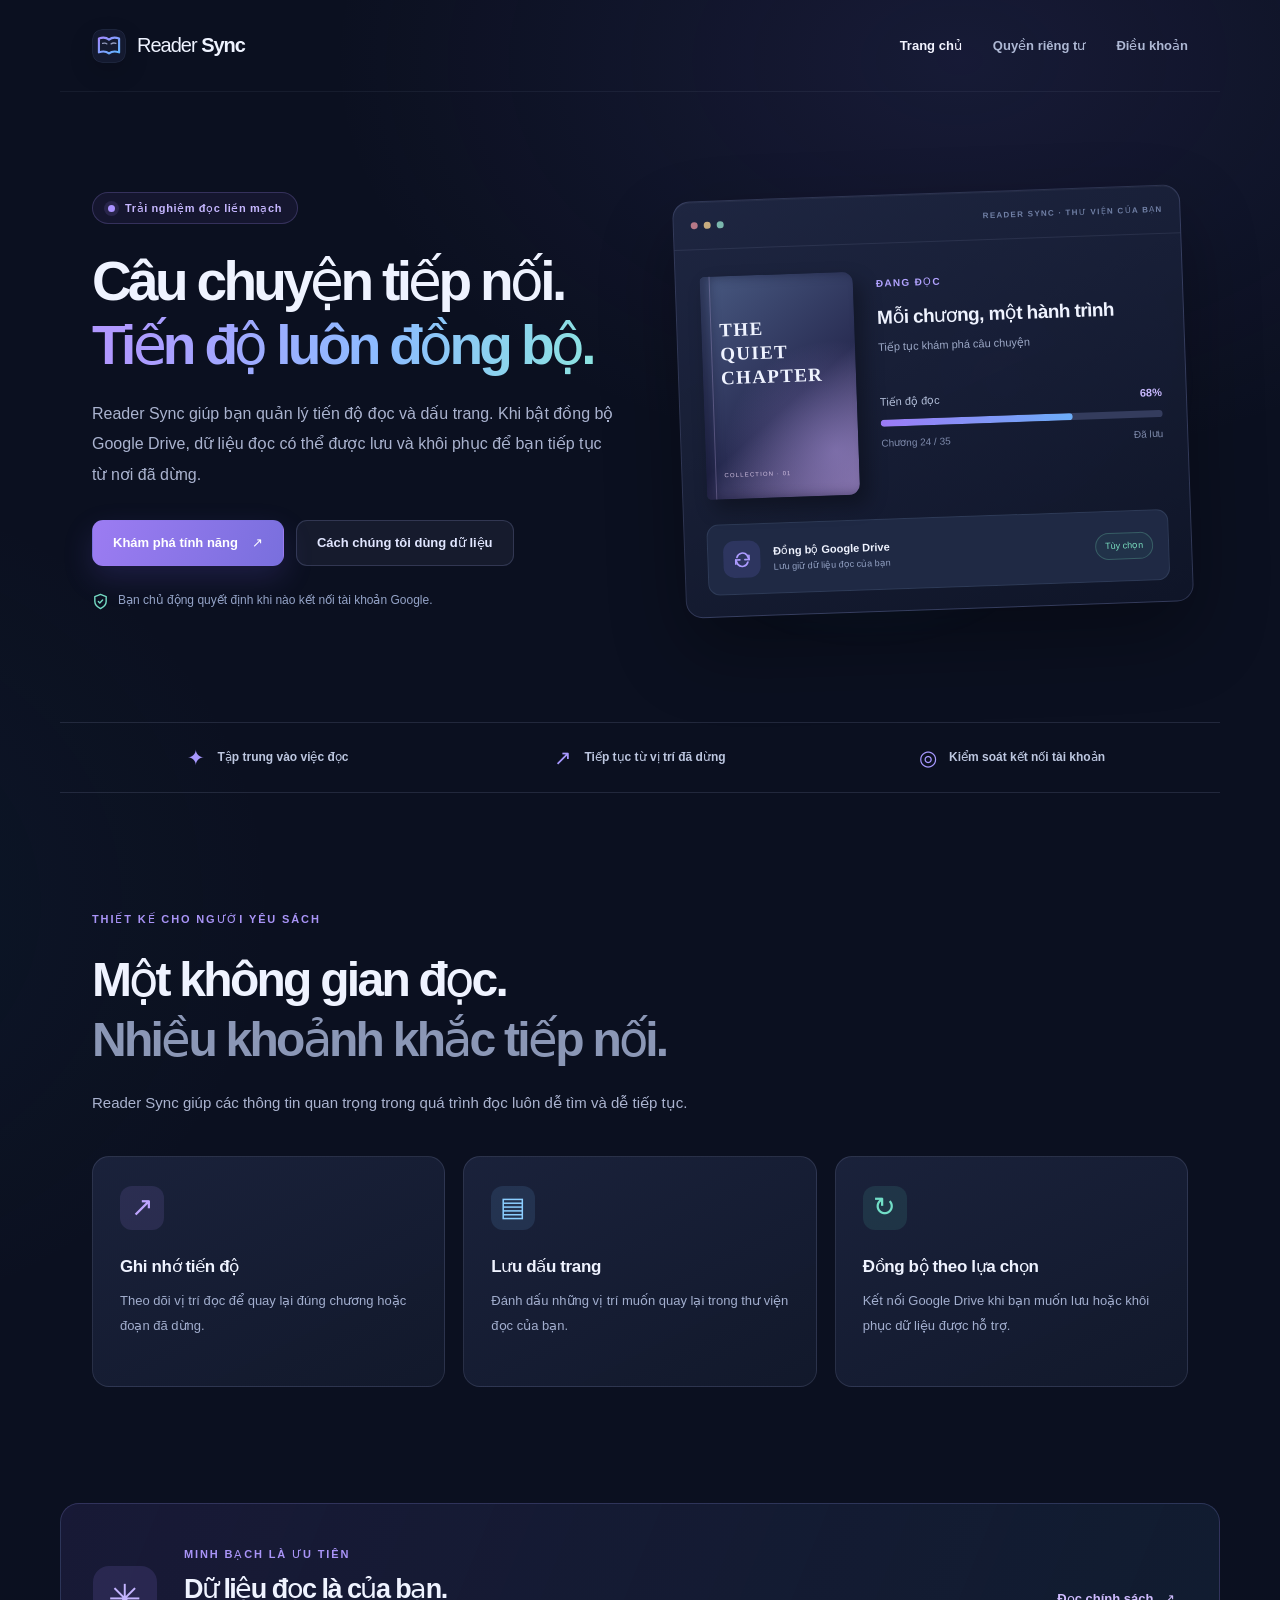
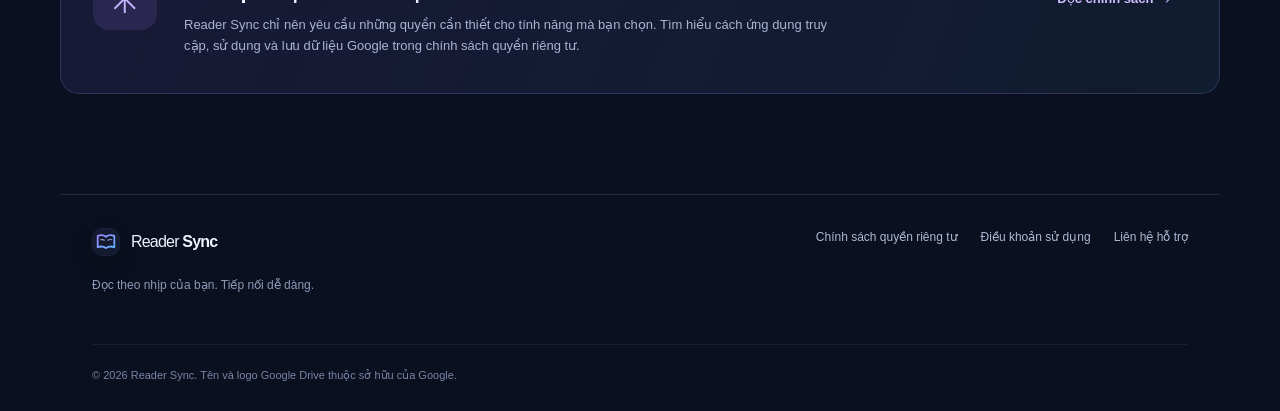
<file: index.html>
<!doctype html>
<html lang="vi">
<head>
  <meta charset="utf-8">
  <meta name="viewport" content="width=device-width, initial-scale=1">
  <meta name="theme-color" content="#0b1020">
  <meta name="description" content="Reader Sync giúp lưu giữ tiến độ đọc, dấu trang và cài đặt đọc của bạn trên các thiết bị bằng tính năng đồng bộ tự chọn.">
  <title>Reader Sync — Không bỏ lỡ một trang sách nào</title>
  <link rel="icon" href="favicon.svg" type="image/svg+xml">
  <link rel="stylesheet" href="styles.css">
</head>
<body>
  <a class="skip-link" href="#main">Bỏ qua điều hướng</a>
  <div class="site-shell">
    <header class="site-header wrap">
      <a class="brand" href="./" aria-label="Reader Sync — Trang chủ">
        <img src="favicon.svg" width="34" height="34" alt="">
        <span>Reader <strong>Sync</strong></span>
      </a>
      <nav class="nav" aria-label="Điều hướng chính">
        <a class="active" aria-current="page" href="./">Trang chủ</a>
        <a href="privacy.html">Quyền riêng tư</a>
        <a href="terms.html">Điều khoản</a>
      </nav>
    </header>

    <main id="main">
      <section class="hero wrap">
        <div class="hero-copy">
          <span class="eyebrow"><span class="glow-dot"></span> Trải nghiệm đọc liền mạch</span>
          <h1>Câu chuyện tiếp nối.<br><span class="gradient-text">Tiến độ luôn đồng bộ.</span></h1>
          <p class="hero-lead">Reader Sync giúp bạn quản lý tiến độ đọc và dấu trang. Khi bật đồng bộ Google Drive, dữ liệu đọc có thể được lưu và khôi phục để bạn tiếp tục từ nơi đã dừng.</p>
          <div class="hero-actions">
            <a class="button button-primary" href="#tinh-nang">Khám phá tính năng <span aria-hidden="true">↗</span></a>
            <a class="button button-secondary" href="privacy.html">Cách chúng tôi dùng dữ liệu</a>
          </div>
          <p class="hero-note"><svg viewBox="0 0 24 24" aria-hidden="true"><path d="M12 22s8-4 8-10V5l-8-3-8 3v7c0 6 8 10 8 10Z"/><path d="m9 12 2 2 4-4"/></svg> Bạn chủ động quyết định khi nào kết nối tài khoản Google.</p>
        </div>
        <div class="hero-art" aria-label="Minh họa bảng điều khiển đồng bộ Reader Sync">
          <div class="light-orb orb-one"></div><div class="light-orb orb-two"></div>
          <div class="mock-window">
            <div class="mock-top"><span class="mock-dot"></span><span class="mock-dot"></span><span class="mock-dot"></span><span class="mock-title">READER SYNC · THƯ VIỆN CỦA BẠN</span></div>
            <div class="mock-inner">
              <div class="book-cover"><div class="book-spine"></div><span>THE<br>QUIET<br>CHAPTER</span><small>COLLECTION · 01</small></div>
              <div class="mock-book-meta"><div class="tag">ĐANG ĐỌC</div><h2>Mỗi chương, một hành trình</h2><p>Tiếp tục khám phá câu chuyện</p><div class="progress-label"><span>Tiến độ đọc</span><b>68%</b></div><div class="progress-track"><i></i></div><div class="mock-meta-row"><span>Chương 24 / 35</span><span>Đã lưu</span></div></div>
            </div>
            <div class="sync-card"><div class="sync-icon"><svg viewBox="0 0 24 24" aria-hidden="true"><path d="M20 7v5h-5M4 17v-5h5"/><path d="M5.5 9a7 7 0 0 1 12.2-2.4L20 12M4 12l2.3 5.4A7 7 0 0 0 18.5 15"/></svg></div><div><strong>Đồng bộ Google Drive</strong><span>Lưu giữ dữ liệu đọc của bạn</span></div><span class="status-pill">Tùy chọn</span></div>
          </div>
        </div>
      </section>

      <section class="trust-row wrap" aria-label="Điểm nổi bật">
        <div><span class="trust-icon">✦</span> Tập trung vào việc đọc</div>
        <div><span class="trust-icon">↗</span> Tiếp tục từ vị trí đã dừng</div>
        <div><span class="trust-icon">◎</span> Kiểm soát kết nối tài khoản</div>
      </section>

      <section id="tinh-nang" class="features-section wrap">
        <div class="section-intro"><span class="section-kicker">THIẾT KẾ CHO NGƯỜI YÊU SÁCH</span><h2>Một không gian đọc.<br><span class="muted-text">Nhiều khoảnh khắc tiếp nối.</span></h2><p>Reader Sync giúp các thông tin quan trọng trong quá trình đọc luôn dễ tìm và dễ tiếp tục.</p></div>
        <div class="feature-grid">
          <article class="feature-card"><div class="feature-icon purple">↗</div><h3>Ghi nhớ tiến độ</h3><p>Theo dõi vị trí đọc để quay lại đúng chương hoặc đoạn đã dừng.</p></article>
          <article class="feature-card"><div class="feature-icon blue">▤</div><h3>Lưu dấu trang</h3><p>Đánh dấu những vị trí muốn quay lại trong thư viện đọc của bạn.</p></article>
          <article class="feature-card"><div class="feature-icon mint">↻</div><h3>Đồng bộ theo lựa chọn</h3><p>Kết nối Google Drive khi bạn muốn lưu hoặc khôi phục dữ liệu được hỗ trợ.</p></article>
        </div>
      </section>

      <section class="privacy-panel wrap">
        <div class="privacy-symbol">✳</div>
        <div><span class="section-kicker">MINH BẠCH LÀ ƯU TIÊN</span><h2>Dữ liệu đọc là của bạn.</h2><p>Reader Sync chỉ nên yêu cầu những quyền cần thiết cho tính năng mà bạn chọn. Tìm hiểu cách ứng dụng truy cập, sử dụng và lưu dữ liệu Google trong chính sách quyền riêng tư.</p></div>
        <a class="text-arrow" href="privacy.html">Đọc chính sách <span aria-hidden="true">↗</span></a>
      </section>
    </main>

    <footer class="site-footer wrap">
      <div><a class="brand footer-brand" href="./"><img src="favicon.svg" width="28" height="28" alt=""><span>Reader <strong>Sync</strong></span></a><p>Đọc theo nhịp của bạn. Tiếp nối dễ dàng.</p></div>
      <div class="footer-links"><a href="privacy.html">Chính sách quyền riêng tư</a><a href="terms.html">Điều khoản sử dụng</a><a href="mailto:YOUR_EMAIL@example.com">Liên hệ hỗ trợ</a></div>
      <div class="footer-bottom">© 2026 Reader Sync. Tên và logo Google Drive thuộc sở hữu của Google.</div>
    </footer>
  </div>
</body>
</html>
</file>
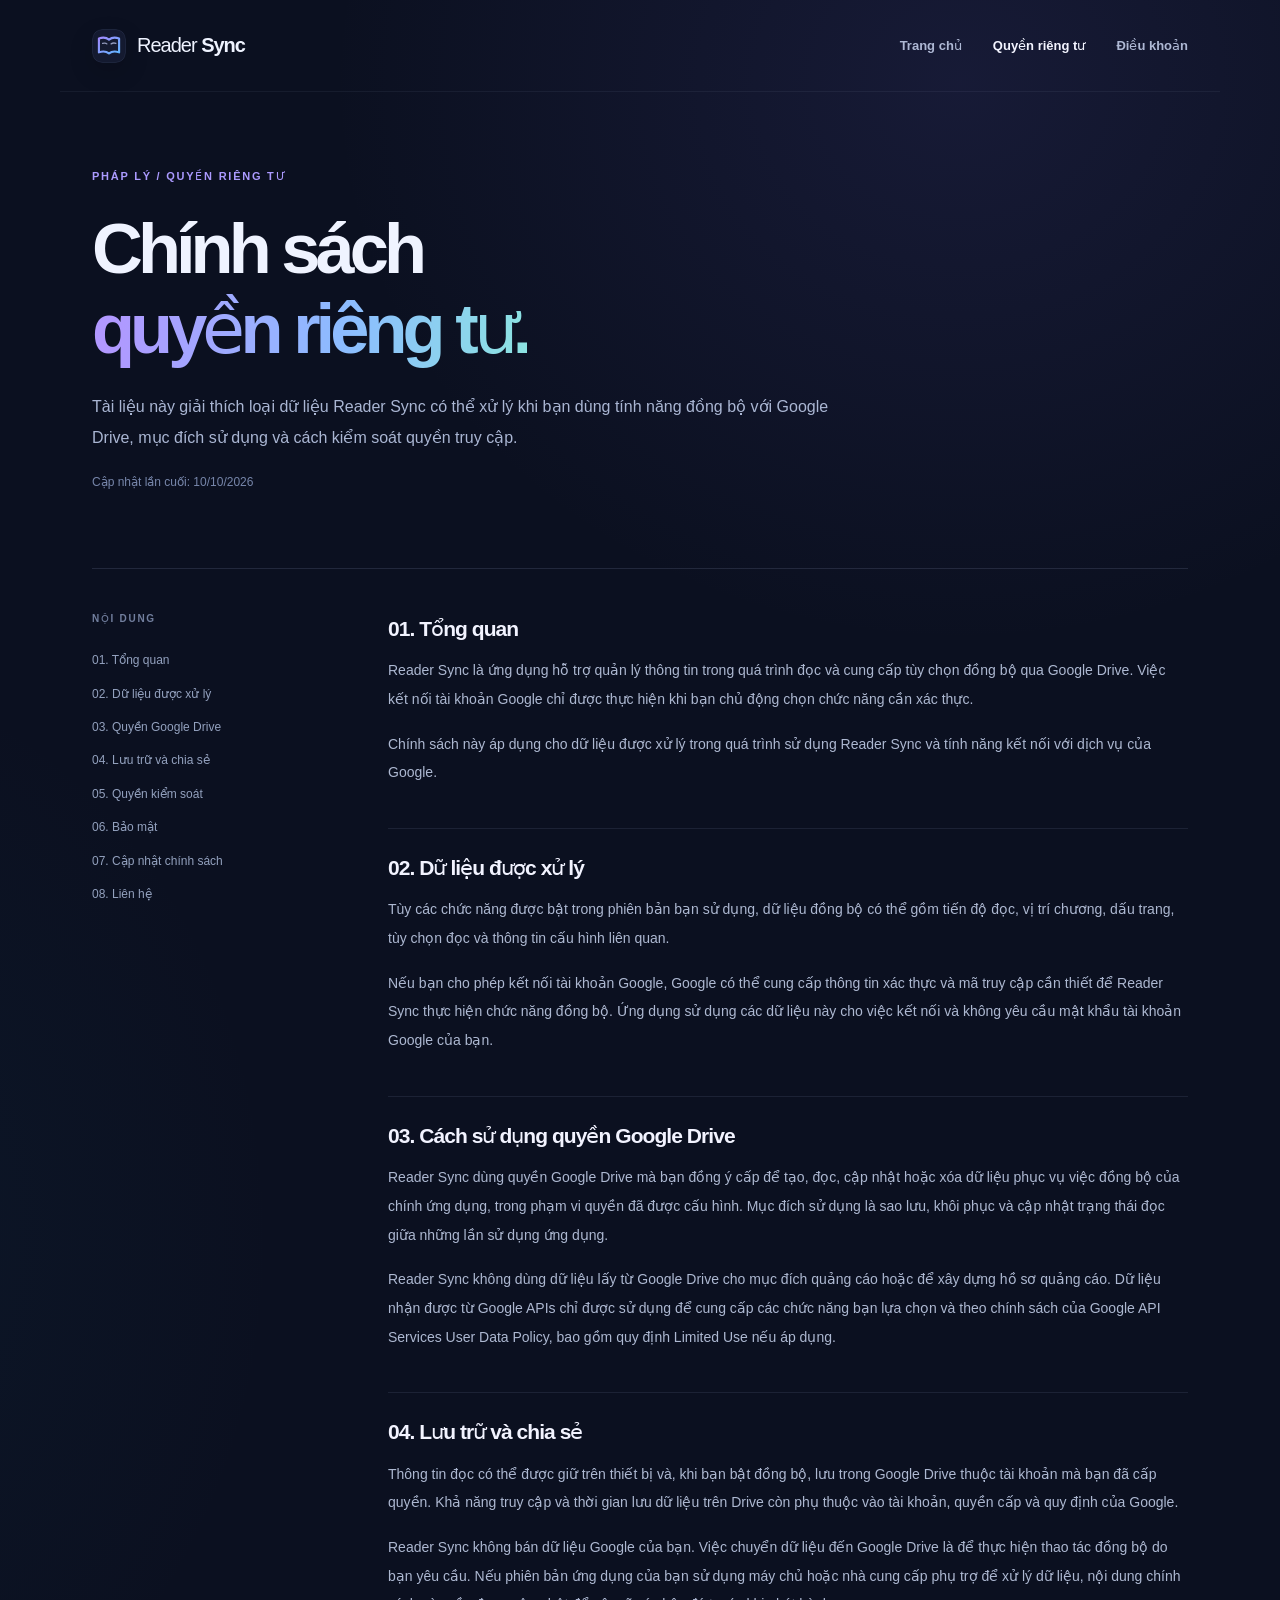
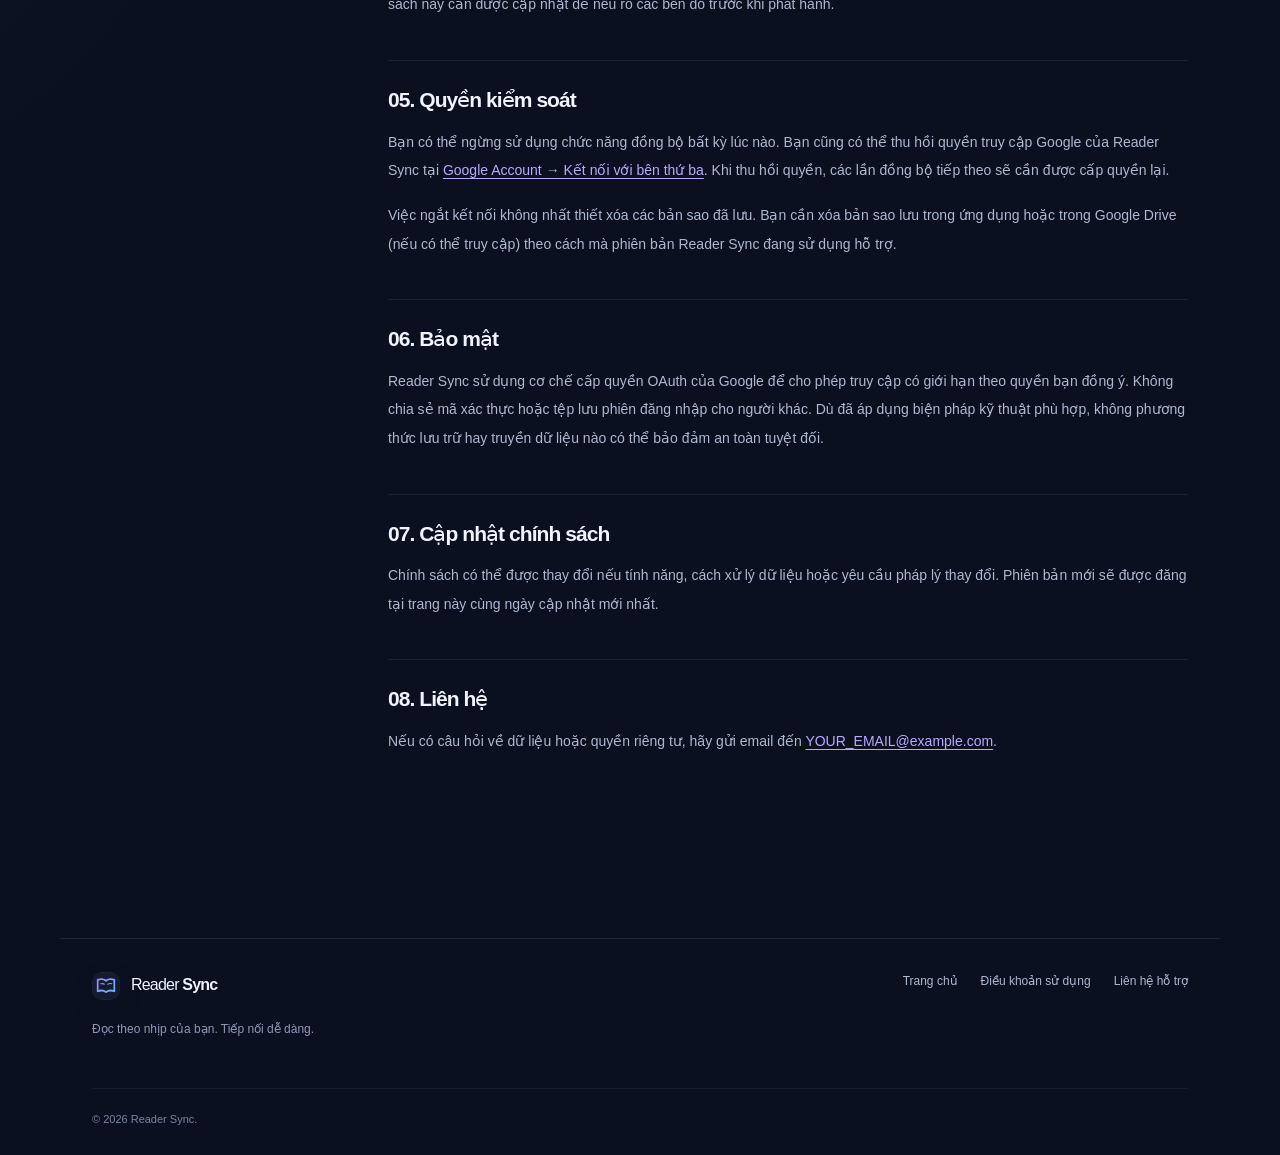
<file: privacy.html>
<!doctype html>
<html lang="vi">
<head>
  <meta charset="utf-8"><meta name="viewport" content="width=device-width, initial-scale=1"><meta name="theme-color" content="#0b1020">
  <meta name="description" content="Chính sách quyền riêng tư của Reader Sync và cách ứng dụng xử lý dữ liệu đồng bộ qua Google Drive.">
  <title>Chính sách quyền riêng tư — Reader Sync</title>
  <link rel="icon" href="favicon.svg" type="image/svg+xml"><link rel="stylesheet" href="styles.css">
</head>
<body><a class="skip-link" href="#main">Bỏ qua điều hướng</a><div class="site-shell">
  <header class="site-header wrap"><a class="brand" href="./" aria-label="Reader Sync — Trang chủ"><img src="favicon.svg" width="34" height="34" alt=""><span>Reader <strong>Sync</strong></span></a><nav class="nav" aria-label="Điều hướng chính"><a href="./">Trang chủ</a><a class="active" aria-current="page" href="privacy.html">Quyền riêng tư</a><a href="terms.html">Điều khoản</a></nav></header>
  <main id="main" class="legal-page wrap">
    <div class="legal-eyebrow">PHÁP LÝ / QUYỀN RIÊNG TƯ</div><h1>Chính sách<br><span class="gradient-text">quyền riêng tư.</span></h1><p class="legal-lead">Tài liệu này giải thích loại dữ liệu Reader Sync có thể xử lý khi bạn dùng tính năng đồng bộ với Google Drive, mục đích sử dụng và cách kiểm soát quyền truy cập.</p><p class="legal-date">Cập nhật lần cuối: 10/10/2026</p>
    <div class="legal-layout"><aside class="legal-toc"><span>NỘI DUNG</span><a href="#gioi-thieu">01. Tổng quan</a><a href="#du-lieu">02. Dữ liệu được xử lý</a><a href="#google-drive">03. Quyền Google Drive</a><a href="#luu-tru">04. Lưu trữ và chia sẻ</a><a href="#kiem-soat">05. Quyền kiểm soát</a><a href="#bao-mat">06. Bảo mật</a><a href="#cap-nhat">07. Cập nhật chính sách</a><a href="#lien-he">08. Liên hệ</a></aside>
      <div class="legal-content">
        <section id="gioi-thieu"><h2>01. Tổng quan</h2><p>Reader Sync là ứng dụng hỗ trợ quản lý thông tin trong quá trình đọc và cung cấp tùy chọn đồng bộ qua Google Drive. Việc kết nối tài khoản Google chỉ được thực hiện khi bạn chủ động chọn chức năng cần xác thực.</p><p>Chính sách này áp dụng cho dữ liệu được xử lý trong quá trình sử dụng Reader Sync và tính năng kết nối với dịch vụ của Google.</p></section>
        <section id="du-lieu"><h2>02. Dữ liệu được xử lý</h2><p>Tùy các chức năng được bật trong phiên bản bạn sử dụng, dữ liệu đồng bộ có thể gồm tiến độ đọc, vị trí chương, dấu trang, tùy chọn đọc và thông tin cấu hình liên quan.</p><p>Nếu bạn cho phép kết nối tài khoản Google, Google có thể cung cấp thông tin xác thực và mã truy cập cần thiết để Reader Sync thực hiện chức năng đồng bộ. Ứng dụng sử dụng các dữ liệu này cho việc kết nối và không yêu cầu mật khẩu tài khoản Google của bạn.</p></section>
        <section id="google-drive"><h2>03. Cách sử dụng quyền Google Drive</h2><p>Reader Sync dùng quyền Google Drive mà bạn đồng ý cấp để tạo, đọc, cập nhật hoặc xóa dữ liệu phục vụ việc đồng bộ của chính ứng dụng, trong phạm vi quyền đã được cấu hình. Mục đích sử dụng là sao lưu, khôi phục và cập nhật trạng thái đọc giữa những lần sử dụng ứng dụng.</p><p>Reader Sync không dùng dữ liệu lấy từ Google Drive cho mục đích quảng cáo hoặc để xây dựng hồ sơ quảng cáo. Dữ liệu nhận được từ Google APIs chỉ được sử dụng để cung cấp các chức năng bạn lựa chọn và theo chính sách của Google API Services User Data Policy, bao gồm quy định Limited Use nếu áp dụng.</p></section>
        <section id="luu-tru"><h2>04. Lưu trữ và chia sẻ</h2><p>Thông tin đọc có thể được giữ trên thiết bị và, khi bạn bật đồng bộ, lưu trong Google Drive thuộc tài khoản mà bạn đã cấp quyền. Khả năng truy cập và thời gian lưu dữ liệu trên Drive còn phụ thuộc vào tài khoản, quyền cấp và quy định của Google.</p><p>Reader Sync không bán dữ liệu Google của bạn. Việc chuyển dữ liệu đến Google Drive là để thực hiện thao tác đồng bộ do bạn yêu cầu. Nếu phiên bản ứng dụng của bạn sử dụng máy chủ hoặc nhà cung cấp phụ trợ để xử lý dữ liệu, nội dung chính sách này cần được cập nhật để nêu rõ các bên đó trước khi phát hành.</p></section>
        <section id="kiem-soat"><h2>05. Quyền kiểm soát</h2><p>Bạn có thể ngừng sử dụng chức năng đồng bộ bất kỳ lúc nào. Bạn cũng có thể thu hồi quyền truy cập Google của Reader Sync tại <a href="https://myaccount.google.com/connections" rel="noopener noreferrer">Google Account → Kết nối với bên thứ ba</a>. Khi thu hồi quyền, các lần đồng bộ tiếp theo sẽ cần được cấp quyền lại.</p><p>Việc ngắt kết nối không nhất thiết xóa các bản sao đã lưu. Bạn cần xóa bản sao lưu trong ứng dụng hoặc trong Google Drive (nếu có thể truy cập) theo cách mà phiên bản Reader Sync đang sử dụng hỗ trợ.</p></section>
        <section id="bao-mat"><h2>06. Bảo mật</h2><p>Reader Sync sử dụng cơ chế cấp quyền OAuth của Google để cho phép truy cập có giới hạn theo quyền bạn đồng ý. Không chia sẻ mã xác thực hoặc tệp lưu phiên đăng nhập cho người khác. Dù đã áp dụng biện pháp kỹ thuật phù hợp, không phương thức lưu trữ hay truyền dữ liệu nào có thể bảo đảm an toàn tuyệt đối.</p></section>
        <section id="cap-nhat"><h2>07. Cập nhật chính sách</h2><p>Chính sách có thể được thay đổi nếu tính năng, cách xử lý dữ liệu hoặc yêu cầu pháp lý thay đổi. Phiên bản mới sẽ được đăng tại trang này cùng ngày cập nhật mới nhất.</p></section>
        <section id="lien-he"><h2>08. Liên hệ</h2><p>Nếu có câu hỏi về dữ liệu hoặc quyền riêng tư, hãy gửi email đến <a href="mailto:YOUR_EMAIL@example.com">YOUR_EMAIL@example.com</a>.</p></section>
      </div>
    </div>
  </main>
  <footer class="site-footer wrap"><div><a class="brand footer-brand" href="./"><img src="favicon.svg" width="28" height="28" alt=""><span>Reader <strong>Sync</strong></span></a><p>Đọc theo nhịp của bạn. Tiếp nối dễ dàng.</p></div><div class="footer-links"><a href="./">Trang chủ</a><a href="terms.html">Điều khoản sử dụng</a><a href="mailto:YOUR_EMAIL@example.com">Liên hệ hỗ trợ</a></div><div class="footer-bottom">© 2026 Reader Sync.</div></footer>
</div></body></html>
</file>
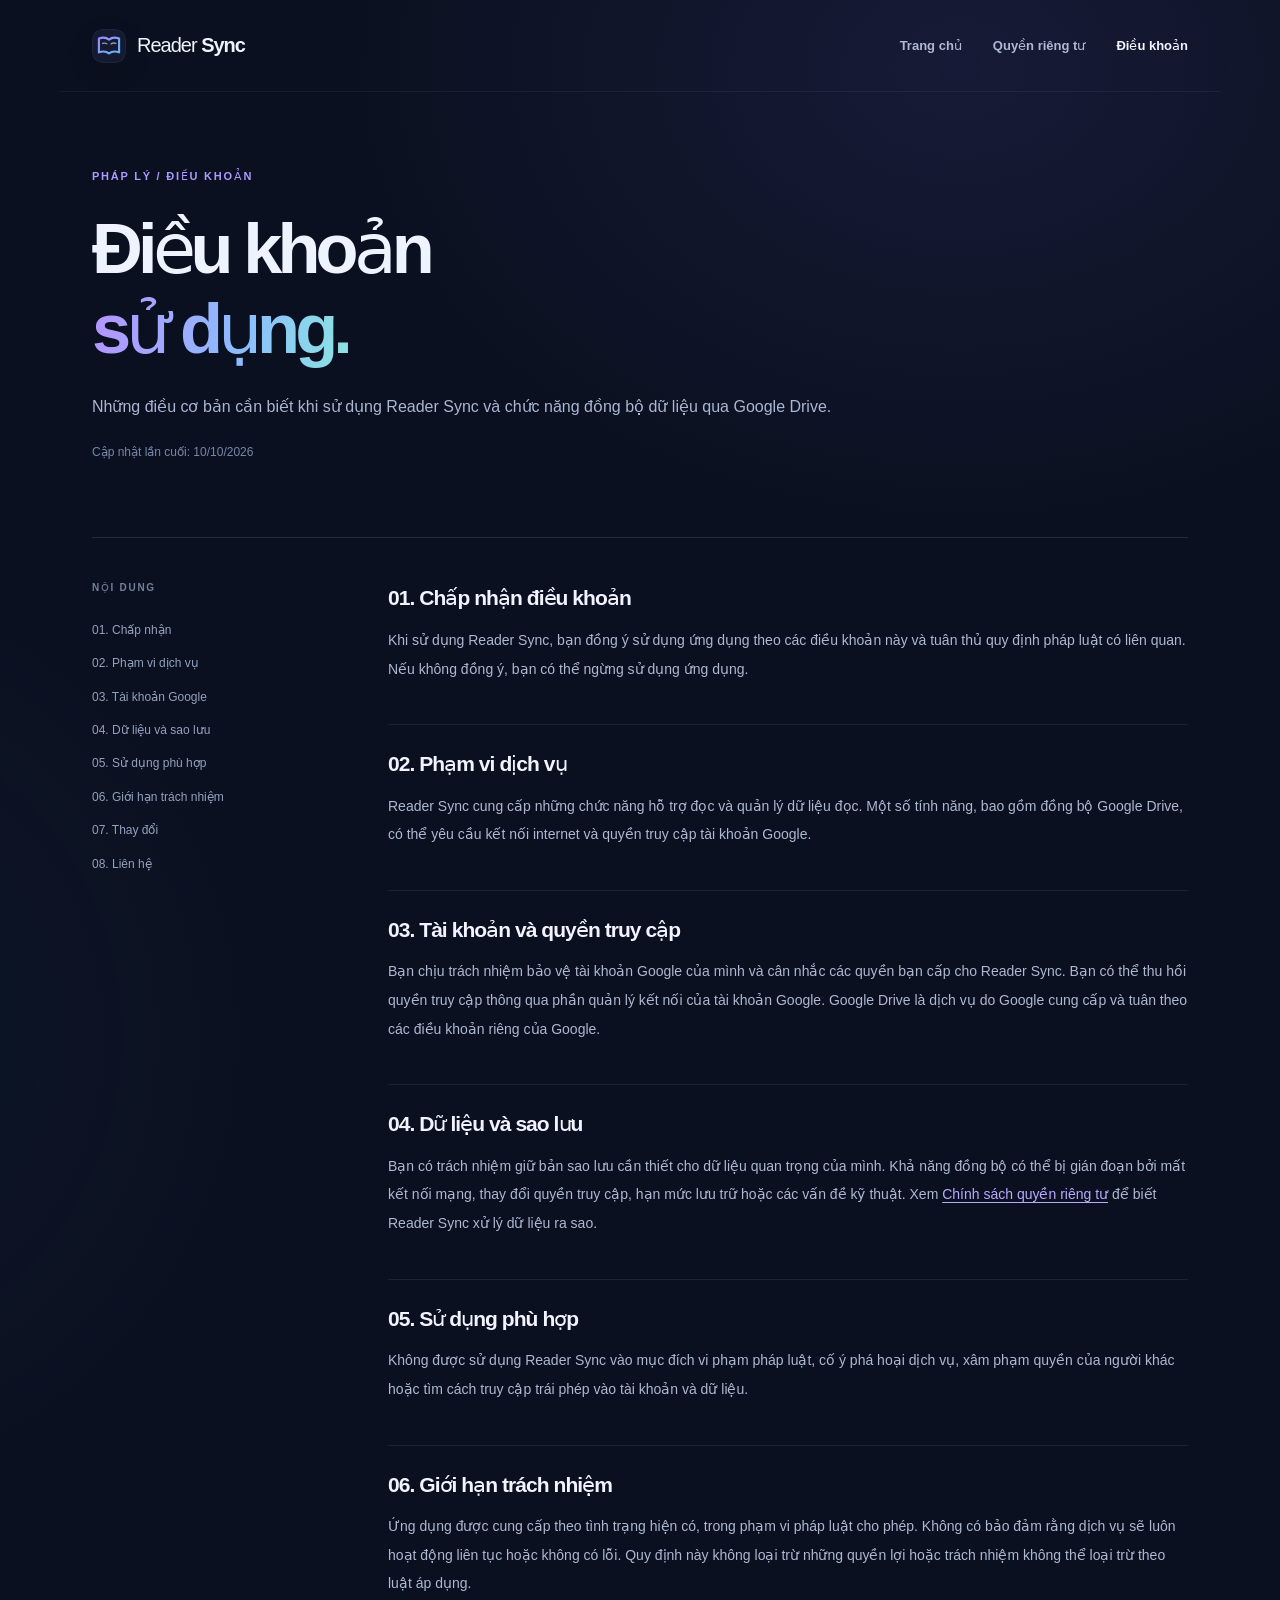
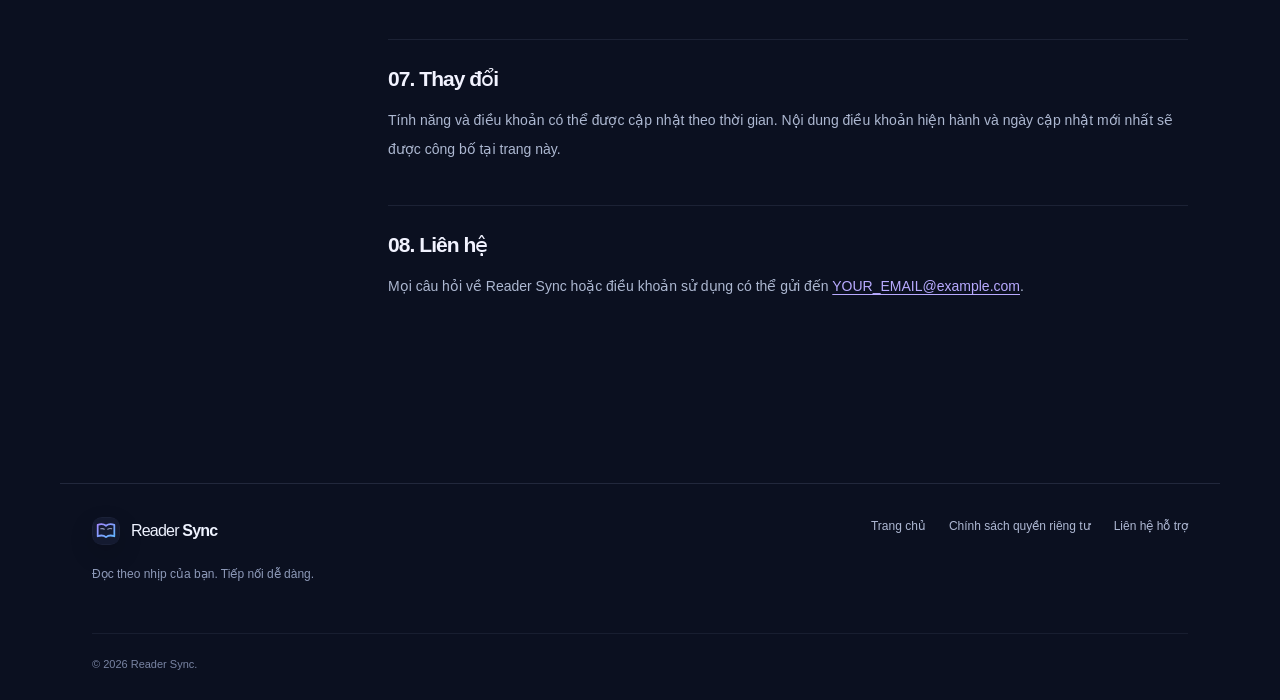
<file: terms.html>
<!doctype html>
<html lang="vi">
<head><meta charset="utf-8"><meta name="viewport" content="width=device-width, initial-scale=1"><meta name="theme-color" content="#0b1020"><meta name="description" content="Điều khoản sử dụng Reader Sync và các tính năng đồng bộ với Google Drive."><title>Điều khoản sử dụng — Reader Sync</title><link rel="icon" href="favicon.svg" type="image/svg+xml"><link rel="stylesheet" href="styles.css"></head>
<body><a class="skip-link" href="#main">Bỏ qua điều hướng</a><div class="site-shell">
  <header class="site-header wrap"><a class="brand" href="./" aria-label="Reader Sync — Trang chủ"><img src="favicon.svg" width="34" height="34" alt=""><span>Reader <strong>Sync</strong></span></a><nav class="nav" aria-label="Điều hướng chính"><a href="./">Trang chủ</a><a href="privacy.html">Quyền riêng tư</a><a class="active" aria-current="page" href="terms.html">Điều khoản</a></nav></header>
  <main id="main" class="legal-page wrap"><div class="legal-eyebrow">PHÁP LÝ / ĐIỀU KHOẢN</div><h1>Điều khoản<br><span class="gradient-text">sử dụng.</span></h1><p class="legal-lead">Những điều cơ bản cần biết khi sử dụng Reader Sync và chức năng đồng bộ dữ liệu qua Google Drive.</p><p class="legal-date">Cập nhật lần cuối: 10/10/2026</p>
    <div class="legal-layout"><aside class="legal-toc"><span>NỘI DUNG</span><a href="#chap-nhan">01. Chấp nhận</a><a href="#dich-vu">02. Phạm vi dịch vụ</a><a href="#tai-khoan">03. Tài khoản Google</a><a href="#du-lieu">04. Dữ liệu và sao lưu</a><a href="#su-dung">05. Sử dụng phù hợp</a><a href="#gioi-han">06. Giới hạn trách nhiệm</a><a href="#thay-doi">07. Thay đổi</a><a href="#lien-he">08. Liên hệ</a></aside>
      <div class="legal-content"><section id="chap-nhan"><h2>01. Chấp nhận điều khoản</h2><p>Khi sử dụng Reader Sync, bạn đồng ý sử dụng ứng dụng theo các điều khoản này và tuân thủ quy định pháp luật có liên quan. Nếu không đồng ý, bạn có thể ngừng sử dụng ứng dụng.</p></section>
        <section id="dich-vu"><h2>02. Phạm vi dịch vụ</h2><p>Reader Sync cung cấp những chức năng hỗ trợ đọc và quản lý dữ liệu đọc. Một số tính năng, bao gồm đồng bộ Google Drive, có thể yêu cầu kết nối internet và quyền truy cập tài khoản Google.</p></section>
        <section id="tai-khoan"><h2>03. Tài khoản và quyền truy cập</h2><p>Bạn chịu trách nhiệm bảo vệ tài khoản Google của mình và cân nhắc các quyền bạn cấp cho Reader Sync. Bạn có thể thu hồi quyền truy cập thông qua phần quản lý kết nối của tài khoản Google. Google Drive là dịch vụ do Google cung cấp và tuân theo các điều khoản riêng của Google.</p></section>
        <section id="du-lieu"><h2>04. Dữ liệu và sao lưu</h2><p>Bạn có trách nhiệm giữ bản sao lưu cần thiết cho dữ liệu quan trọng của mình. Khả năng đồng bộ có thể bị gián đoạn bởi mất kết nối mạng, thay đổi quyền truy cập, hạn mức lưu trữ hoặc các vấn đề kỹ thuật. Xem <a href="privacy.html">Chính sách quyền riêng tư</a> để biết Reader Sync xử lý dữ liệu ra sao.</p></section>
        <section id="su-dung"><h2>05. Sử dụng phù hợp</h2><p>Không được sử dụng Reader Sync vào mục đích vi phạm pháp luật, cố ý phá hoại dịch vụ, xâm phạm quyền của người khác hoặc tìm cách truy cập trái phép vào tài khoản và dữ liệu.</p></section>
        <section id="gioi-han"><h2>06. Giới hạn trách nhiệm</h2><p>Ứng dụng được cung cấp theo tình trạng hiện có, trong phạm vi pháp luật cho phép. Không có bảo đảm rằng dịch vụ sẽ luôn hoạt động liên tục hoặc không có lỗi. Quy định này không loại trừ những quyền lợi hoặc trách nhiệm không thể loại trừ theo luật áp dụng.</p></section>
        <section id="thay-doi"><h2>07. Thay đổi</h2><p>Tính năng và điều khoản có thể được cập nhật theo thời gian. Nội dung điều khoản hiện hành và ngày cập nhật mới nhất sẽ được công bố tại trang này.</p></section>
        <section id="lien-he"><h2>08. Liên hệ</h2><p>Mọi câu hỏi về Reader Sync hoặc điều khoản sử dụng có thể gửi đến <a href="mailto:YOUR_EMAIL@example.com">YOUR_EMAIL@example.com</a>.</p></section>
      </div>
    </div>
  </main>
  <footer class="site-footer wrap"><div><a class="brand footer-brand" href="./"><img src="favicon.svg" width="28" height="28" alt=""><span>Reader <strong>Sync</strong></span></a><p>Đọc theo nhịp của bạn. Tiếp nối dễ dàng.</p></div><div class="footer-links"><a href="./">Trang chủ</a><a href="privacy.html">Chính sách quyền riêng tư</a><a href="mailto:YOUR_EMAIL@example.com">Liên hệ hỗ trợ</a></div><div class="footer-bottom">© 2026 Reader Sync.</div></footer>
</div></body></html>
</file>
<file: styles.css>
:root{color-scheme:dark;--bg:#0b1020;--fg:#eff3ff;--sub:#aab3cf;--muted:#8e9ab8;--border:rgba(173,184,226,.14);--purple:#aa8cfa;--blue:#71bbff;--mint:#61d9ba;--card:#141b31;--max:1160px;font-family:Inter,ui-sans-serif,-apple-system,BlinkMacSystemFont,"Segoe UI",Roboto,"Helvetica Neue",Arial,sans-serif;font-synthesis:none}*{box-sizing:border-box}html{scroll-behavior:smooth}body{margin:0;min-width:320px;background:var(--bg);color:var(--fg);line-height:1.65;-webkit-font-smoothing:antialiased}a{color:inherit;text-decoration:none}a:focus-visible{outline:2px solid #8db5ff;outline-offset:5px;border-radius:5px}::selection{background:#6358ab;color:white}.site-shell{min-height:100vh;background:radial-gradient(ellipse 70% 29% at 75% 3%,rgba(85,80,170,.16),transparent 70%),radial-gradient(ellipse 52% 30% at -15% 45%,rgba(25,97,130,.09),transparent 70%),var(--bg)}.wrap{max-width:var(--max);margin:0 auto;padding-left:32px;padding-right:32px}.skip-link{position:absolute;left:10px;top:-80px;padding:8px 12px;background:#fff;color:#111;z-index:100}.skip-link:focus{top:10px}.site-header{height:92px;display:flex;align-items:center;justify-content:space-between;gap:24px;border-bottom:1px solid rgba(205,215,255,.06)}.brand{display:inline-flex;align-items:center;gap:11px;font-size:20px;font-weight:500;letter-spacing:-.05em;white-space:nowrap}.brand strong{font-weight:800}.brand img{box-shadow:0 9px 24px rgba(0,0,0,.16);border-radius:10px}.nav{display:flex;align-items:center;gap:31px}.nav a{font-size:13px;font-weight:600;color:#aeb8d4;transition:color .2s}.nav a:hover,.nav a.active{color:#f3f4ff}.hero{display:grid;grid-template-columns:1.08fr 1fr;gap:36px;align-items:center;min-height:630px;padding-top:54px;padding-bottom:65px}.hero-copy{position:relative;z-index:2}.eyebrow{display:inline-flex;align-items:center;gap:10px;border:1px solid rgba(169,144,249,.22);border-radius:40px;background:rgba(139,107,231,.08);color:#c6b7ff;padding:6px 15px;font-size:11px;letter-spacing:.055em;font-weight:700}.glow-dot{display:inline-block;background:#aa92ff;width:7px;height:7px;border-radius:50%;box-shadow:0 0 0 4px rgba(147,122,229,.15)}.hero h1{font-size:clamp(39px,4.3vw,62px);line-height:1.16;letter-spacing:-.067em;margin:26px 0 21px;font-weight:800;white-space:nowrap}.gradient-text{background:linear-gradient(98deg,#b198ff 5%,#8cbcff 58%,#8ce8dd 105%);-webkit-background-clip:text;background-clip:text;color:transparent}.hero-lead{font-size:16px;line-height:1.9;max-width:525px;color:var(--sub);margin:0 0 30px}.hero-actions{display:flex;flex-wrap:wrap;gap:12px}.button{display:inline-flex;align-items:center;justify-content:center;gap:14px;border:1px solid transparent;padding:13px 20px;font-size:13px;font-weight:750;line-height:1.4;border-radius:11px;transition:transform .2s,background .2s}.button:hover{transform:translateY(-2px)}.button-primary{background:linear-gradient(112deg,#9c7cf2,#796fdd);color:#fff;box-shadow:0 12px 30px rgba(112,89,222,.19)}.button-secondary{background:rgba(152,159,201,.08);border-color:rgba(159,172,227,.2);color:#e1e6ff}.hero-note{display:flex;align-items:center;gap:9px;font-size:12px;color:#95a4c8;margin:25px 0 0}.hero-note svg{height:17px;width:17px;fill:none;stroke:#75dbc4;stroke-width:2;stroke-linejoin:round;stroke-linecap:round;flex:none}.hero-art{min-height:437px;position:relative;display:grid;place-items:center;isolation:isolate}.light-orb{position:absolute;border-radius:50%;filter:blur(3px);pointer-events:none}.orb-one{width:370px;height:370px;background:radial-gradient(circle,rgba(96,81,201,.33),rgba(77,68,148,.04) 70%,transparent 73%);top:15px;right:0;z-index:-2}.orb-two{width:360px;height:230px;background:radial-gradient(ellipse,rgba(27,103,142,.15),transparent 70%);bottom:-28px;left:10px;z-index:-2}.mock-window{width:min(100%,508px);padding:0 0 21px;border:1px solid rgba(147,157,215,.22);border-radius:17px;background:linear-gradient(157deg,rgba(31,39,66,.97),rgba(15,21,40,.99));box-shadow:0 33px 75px rgba(0,0,0,.32),inset 0 1px 0 rgba(255,255,255,.04);transform:rotate(-2deg)}.mock-top{height:48px;display:flex;align-items:center;gap:6px;border-bottom:1px solid rgba(181,193,230,.1);padding:0 17px}.mock-dot{height:7px;width:7px;border-radius:100%;background:#45516e}.mock-dot:first-child{background:#b77887}.mock-dot:nth-child(2){background:#c7ac7f}.mock-dot:nth-child(3){background:#7ab7ad}.mock-title{margin-left:auto;letter-spacing:.16em;font-weight:650;color:#7180a6;font-size:8px}.mock-inner{display:flex;gap:23px;padding:27px 24px 25px}.book-cover{height:223px;width:153px;flex:none;border-radius:5px 11px 11px 5px;background:radial-gradient(circle at 85% 80%,rgba(169,148,223,.45),transparent 50%),linear-gradient(140deg,#485981,#292d53 57%,#786699);box-shadow:inset 8px 0 12px rgba(10,12,35,.45),8px 10px 20px rgba(0,0,0,.33);position:relative;padding:42px 18px 18px;display:flex;flex-direction:column;justify-content:space-between}.book-spine{position:absolute;left:9px;top:0;bottom:0;width:1px;background:#c0ade0;opacity:.3}.book-cover>span{font-family:Georgia,serif;font-size:19px;letter-spacing:.07em;line-height:1.25;font-weight:600}.book-cover>small{font-size:6px;letter-spacing:.19em;color:#d1c0e1}.mock-book-meta{flex:1;padding-top:5px;min-width:0}.tag{color:#b2a3ff;font-size:10px;font-weight:800;letter-spacing:.13em}.mock-book-meta h2{font-size:19px;font-weight:700;line-height:1.37;letter-spacing:-.03em;margin:12px 0 7px}.mock-book-meta>p{font-size:11px;color:#9ca8c6;margin:0 0 37px}.progress-label{display:flex;justify-content:space-between;align-items:center;font-size:11px;color:#b2bed8;margin-bottom:9px}.progress-label b{color:#c9b9ff}.progress-track{height:7px;border-radius:20px;background:#343c5d;overflow:hidden}.progress-track i{display:block;height:100%;width:68%;background:linear-gradient(90deg,#9c7bf7,#6cadf9);border-radius:20px}.mock-meta-row{display:flex;justify-content:space-between;gap:7px;color:#7f8bac;font-size:10px;margin-top:9px}.sync-card{display:flex;align-items:center;gap:13px;margin:0 22px;padding:16px 15px;border-radius:12px;border:1px solid rgba(146,177,215,.13);background:#1f2944}.sync-icon{width:37px;height:37px;flex:none;border-radius:11px;display:grid;place-items:center;background:rgba(116,119,236,.16)}.sync-icon svg{width:20px;height:20px;fill:none;stroke:#ac9bff;stroke-width:2;stroke-linecap:round;stroke-linejoin:round}.sync-card strong,.sync-card span{display:block}.sync-card strong{font-size:11px}.sync-card span{font-size:9px;color:#93a2c4}.sync-card .status-pill{margin-left:auto;font-size:9px;border:1px solid rgba(117,212,179,.27);background:rgba(65,166,139,.08);color:#7adfc0;padding:5px 9px;border-radius:50px;white-space:nowrap}.trust-row{border-top:1px solid var(--border);border-bottom:1px solid var(--border);display:grid;grid-template-columns:repeat(3,1fr);gap:20px;padding-top:24px;padding-bottom:24px;color:#bdc7e0;font-size:12px;font-weight:600}.trust-row>div{display:flex;gap:12px;align-items:center;justify-content:center}.trust-icon{color:#a899ff;font-size:21px;line-height:1}.features-section{padding-top:112px;padding-bottom:116px}.section-intro{max-width:640px}.section-kicker{font-size:11px;font-weight:850;letter-spacing:.17em;color:#a994f7}.section-intro h2,.privacy-panel h2{font-size:clamp(31px,3.9vw,48px);font-weight:800;line-height:1.25;letter-spacing:-.057em;margin:19px 0}.muted-text{color:#8b97b6}.section-intro p{font-size:15px;color:var(--sub);margin:0;line-height:1.9}.feature-grid{display:grid;grid-template-columns:repeat(3,1fr);gap:18px;margin-top:38px}.feature-card{background:linear-gradient(153deg,rgba(27,35,60,.96),rgba(18,25,44,.98));border:1px solid var(--border);border-radius:17px;min-height:231px;padding:29px 27px}.feature-icon{height:44px;width:44px;border-radius:12px;display:grid;place-items:center;font-size:27px;font-weight:650;line-height:1}.purple{background:rgba(170,140,250,.12);color:#bea5ff}.blue{background:rgba(113,187,255,.12);color:#8bceff}.mint{background:rgba(97,217,186,.11);color:#72dec7}.feature-card h3{font-size:17px;margin:23px 0 8px;letter-spacing:-.022em}.feature-card p{font-size:13px;line-height:1.9;color:#a2aece;margin:0}.privacy-panel{display:flex;gap:27px;align-items:center;border:1px solid rgba(148,148,236,.21);background:linear-gradient(112deg,rgba(59,50,112,.28),rgba(19,33,54,.74));border-radius:19px;padding-top:36px;padding-bottom:36px;margin-bottom:100px}.privacy-symbol{width:64px;height:64px;display:grid;place-items:center;color:#c4b4ff;font-size:40px;flex:none;background:rgba(151,126,236,.14);border-radius:16px}.privacy-panel>div:nth-child(2){flex:1}.privacy-panel h2{font-size:27px;margin:7px 0 7px}.privacy-panel p{font-size:13px;color:#a9b4d1;max-width:650px;margin:0}.text-arrow{white-space:nowrap;color:#d0bcff;font-size:13px;font-weight:750;padding:12px}.text-arrow span{margin-left:7px}.site-footer{display:grid;grid-template-columns:1fr auto;gap:20px;border-top:1px solid var(--border);padding-top:33px;padding-bottom:27px}.footer-brand{font-size:16px}.site-footer p{color:#8d99b8;font-size:12px;margin:12px 0 0}.footer-links{display:flex;gap:23px;align-items:start;flex-wrap:wrap}.footer-links a{color:#aeb8d3;font-size:12px}.footer-links a:hover{color:#fff}.footer-bottom{grid-column:1/-1;margin-top:28px;padding-top:21px;border-top:1px solid rgba(150,163,204,.09);font-size:11px;color:#7984a3}.legal-page{padding-top:75px;padding-bottom:120px}.legal-eyebrow{color:#ab9aff;font-size:11px;font-weight:800;letter-spacing:.16em}.legal-page h1{font-size:clamp(43px,5.5vw,72px);line-height:1.13;letter-spacing:-.07em;margin:24px 0}.legal-lead{font-size:16px;color:#aab6d3;max-width:760px;margin:0;line-height:1.9}.legal-date{color:#7786aa;font-size:12px;margin:20px 0 0}.legal-layout{display:grid;grid-template-columns:220px minmax(0,1fr);gap:76px;margin-top:75px;border-top:1px solid var(--border);padding-top:42px}.legal-toc{align-self:start;position:sticky;top:24px;display:flex;flex-direction:column;gap:13px}.legal-toc>span{font-size:10px;letter-spacing:.17em;color:#727f9e;font-weight:850;margin-bottom:10px}.legal-toc a{font-size:12px;color:#93a1be;line-height:1.7}.legal-toc a:hover{color:#dbd1ff}.legal-content section{scroll-margin-top:28px;padding:3px 0 25px;margin-bottom:21px;border-bottom:1px solid rgba(150,163,204,.12)}.legal-content section:last-child{border-bottom:0}.legal-content h2{font-size:21px;letter-spacing:-.045em;line-height:1.4;margin:0 0 13px;color:#f2f3ff}.legal-content p{font-size:14px;line-height:2.05;color:#adb8d1;margin:0 0 16px}.legal-content p a{color:#b8aaff;text-decoration:underline;text-underline-offset:3px}@media(max-width:1050px){.hero{grid-template-columns:1fr 1fr;gap:10px}.hero h1{font-size:clamp(37px,4.4vw,51px)}.mock-inner{gap:12px;padding:23px 16px}.book-cover{width:116px;height:205px}.mock-book-meta>p{margin-bottom:30px}.mock-book-meta h2{font-size:16px}.sync-card{margin:0 14px}.privacy-panel{flex-wrap:wrap}.text-arrow{margin-left:80px;padding:0}}@media(max-width:760px){.wrap{padding-left:22px;padding-right:22px}.site-header{height:auto;min-height:80px;gap:14px;flex-wrap:wrap;padding-top:19px;padding-bottom:17px}.brand{font-size:18px}.nav{gap:16px}.nav a{font-size:11px}.hero{display:flex;flex-direction:column;min-height:0;align-items:stretch;gap:45px;padding-top:64px;padding-bottom:58px}.hero h1{font-size:clamp(37px,8.8vw,56px);white-space:normal}.hero-lead{font-size:15px}.hero-art{min-height:400px}.mock-window{width:100%;max-width:495px;transform:rotate(-1deg)}.trust-row{grid-template-columns:1fr;gap:13px;padding-top:23px;padding-bottom:23px}.trust-row>div{justify-content:flex-start}.features-section{padding-top:75px;padding-bottom:77px}.feature-grid{grid-template-columns:1fr;gap:14px}.feature-card{min-height:0;padding:25px}.privacy-panel{margin-left:22px;margin-right:22px;padding-left:22px;padding-right:22px;margin-bottom:70px;gap:16px}.privacy-symbol{height:53px;width:53px}.privacy-panel>div:nth-child(2){flex-basis:calc(100% - 70px)}.privacy-panel h2{font-size:24px}.text-arrow{margin-left:0}.site-footer{grid-template-columns:1fr;gap:30px}.footer-links{gap:17px}.footer-bottom{margin-top:4px}.legal-page{padding-top:63px;padding-bottom:70px}.legal-layout{grid-template-columns:1fr;gap:34px;margin-top:46px}.legal-toc{position:static;border-bottom:1px solid var(--border);padding-bottom:24px;display:grid;grid-template-columns:repeat(2,1fr)}.legal-toc>span{grid-column:1/-1;margin-bottom:0}.legal-content section{padding-bottom:18px}.legal-content h2{font-size:20px}}@media(max-width:410px){.nav{width:100%;justify-content:space-between}.hero-art{min-height:350px}.book-cover{width:92px;height:190px;padding:30px 13px 13px}.book-cover>span{font-size:15px}.mock-book-meta h2{font-size:14px}.mock-book-meta>p{margin-bottom:21px}.mock-inner{gap:11px;padding:20px 11px}.sync-card{padding:12px 10px;gap:8px;margin:0 10px}.sync-icon{height:32px;width:32px}.sync-card .status-pill{font-size:8px;padding:4px 7px}}
</file>
